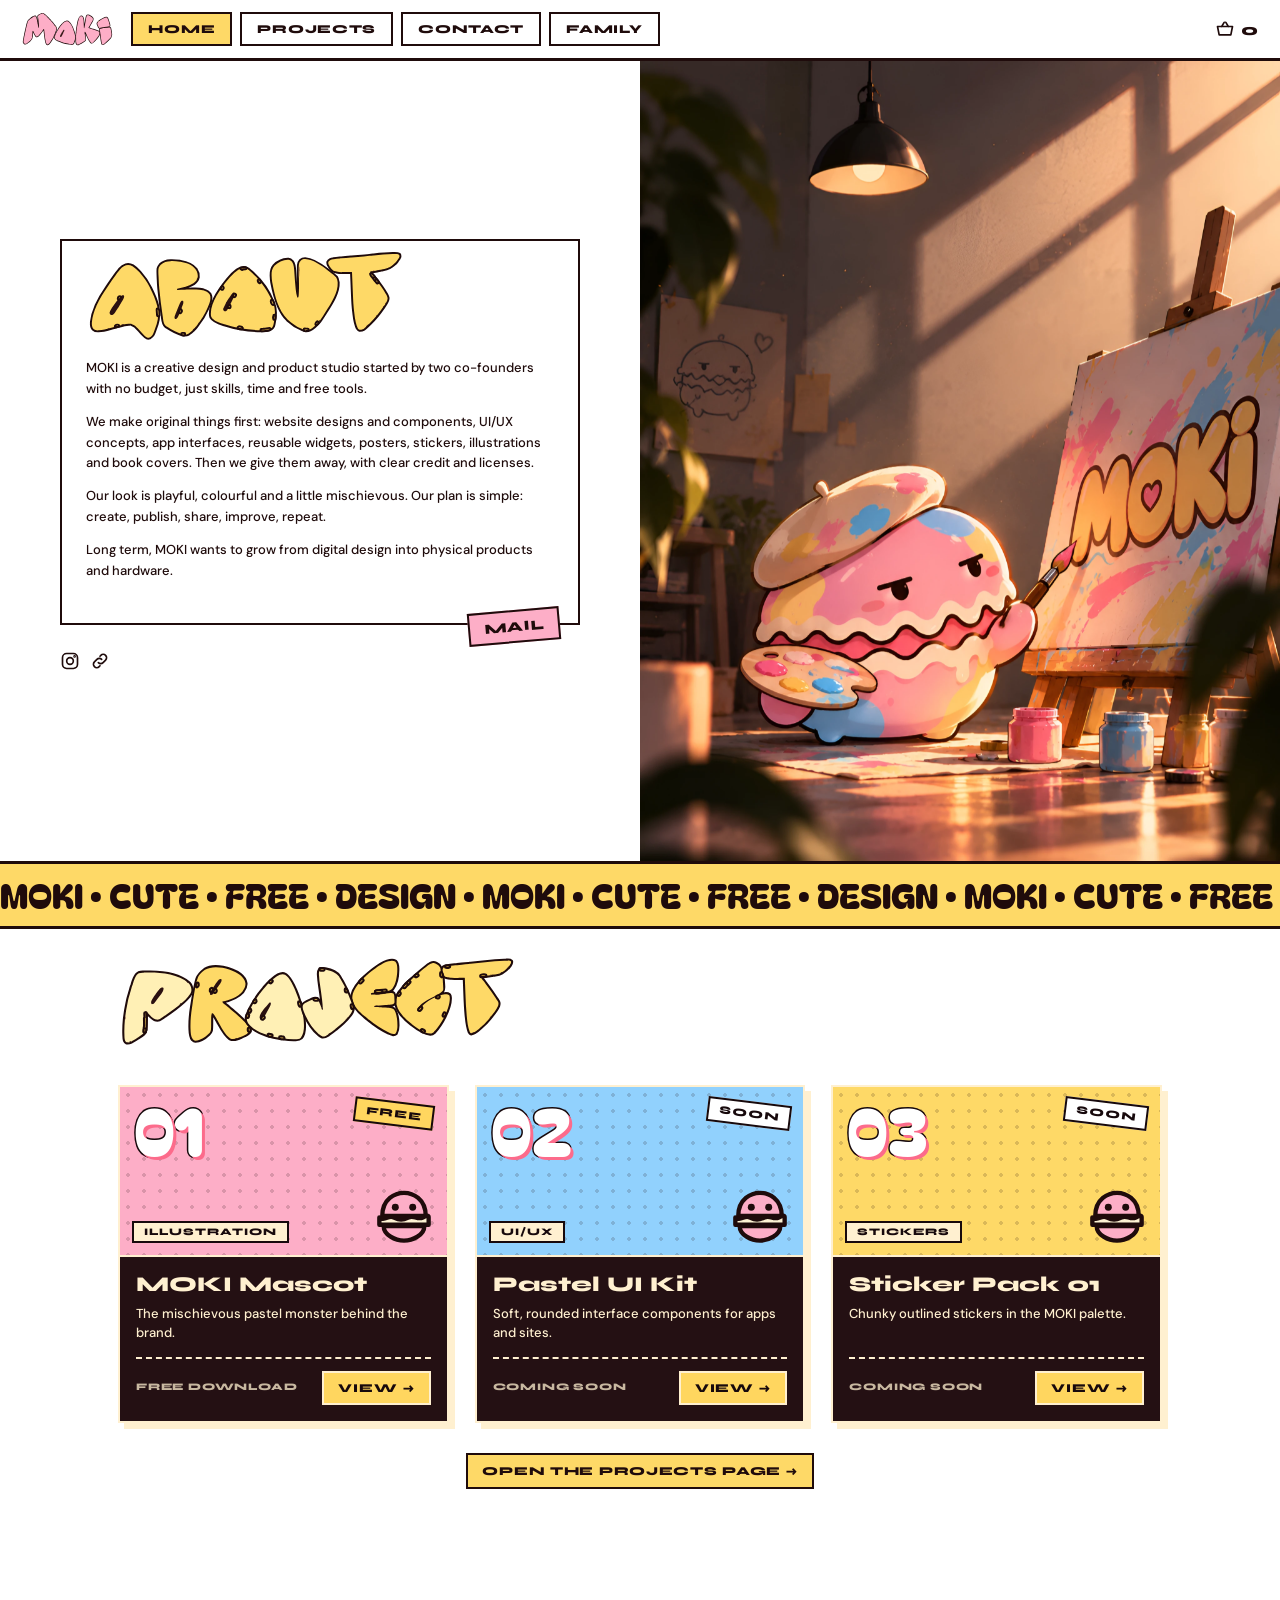
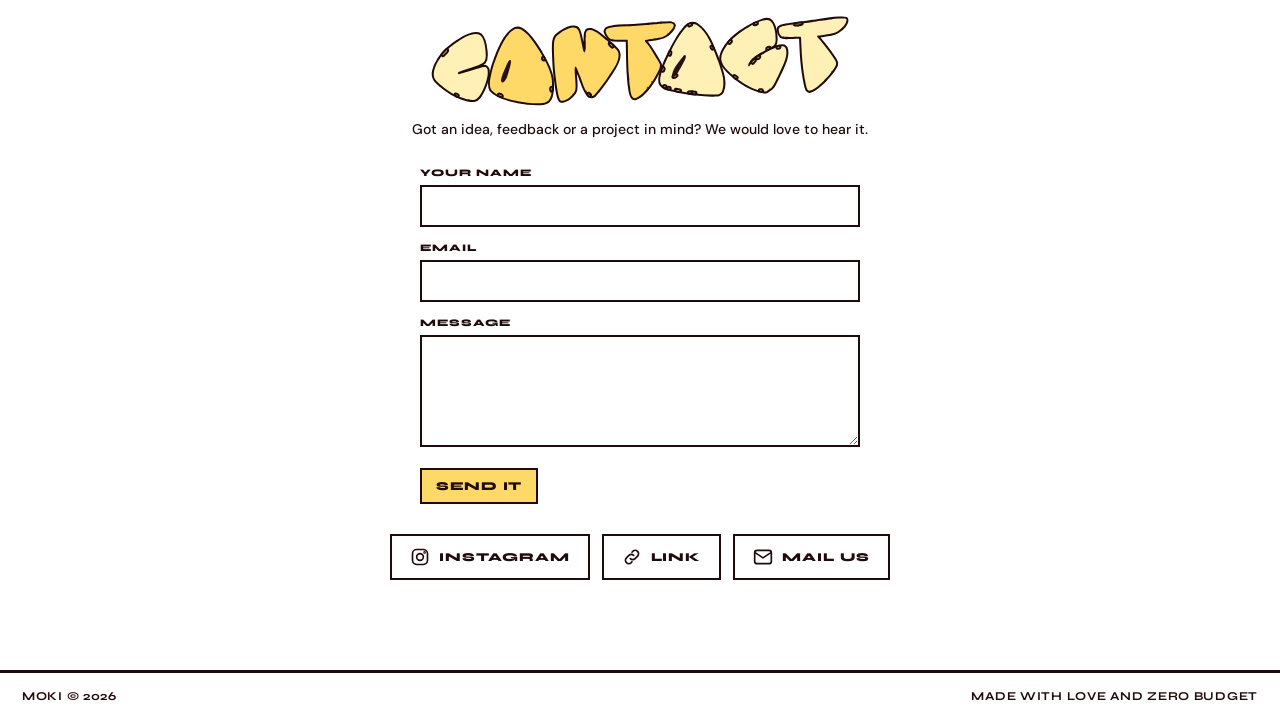
<file: index.html>
<!DOCTYPE html>
<html lang="en">
<head>
<meta charset="utf-8">
<meta name="viewport" content="width=device-width, initial-scale=1, viewport-fit=cover">
<title>MOKI — Design, but cute</title>
<meta name="description" content="MOKI is a playful design and product studio making original website designs, UI kits, widgets, posters, stickers and illustrations — free to download with clear licenses.">
<meta name="theme-color" content="#FED967">
<meta property="og:type" content="website">
<meta property="og:title" content="MOKI — Design, but cute">
<meta property="og:description" content="Original design assets from a zero-budget studio. Free to download, clear licenses.">
<meta property="og:image" content="moki-studio.webp">
<link rel="icon" href="moki-favicon.svg" type="image/svg+xml">
<link rel="mask-icon" href="moki-favicon.svg" color="#FED967">
<link rel="preconnect" href="https://fonts.googleapis.com">
<link href="https://fonts.googleapis.com/css2?family=Bagel+Fat+One&family=Syne:wght@600;800&family=DM+Sans:wght@400;500;700&display=swap" rel="stylesheet">
<link rel="stylesheet" href="style.css">
</head>
<body>
<h1 class="sr">MOKI — Design, but cute</h1>
<header>
  <a class="logo" href="#home" aria-label="MOKI — back to top"><img src="moki-mark.svg" alt="MOKI" width="1044" height="388"></a>
  <nav id="nav" aria-label="Main">
    <a class="on" href="#home" data-sec aria-current="page">Home</a>
    <a href="projects.html" data-sec>Projects</a>
    <a href="#contact" data-sec>Contact</a>
    <a href="family.html">Family</a>
  </nav>
  <div class="tools">
    <button class="cart" id="cartBtn" aria-label="Free downloads"><svg class="i" viewBox="0 0 24 24"><path d="M3 9h18l-2 10H5L3 9zM8 9l3-5M16 9l-3-5"/></svg><span id="cnt">0</span></button>
  </div>
  <div id="bar"></div>
</header>

<main>
<section class="view on" id="home">
  <div class="left">
    <div class="about rv">
      <img class="ttl t-about" src="title-about.svg" alt="About MOKI" width="1481" height="396">
      <p>MOKI is a creative design and product studio started by two co-founders with no budget, just skills, time and free tools.</p>
      <p>We make original things first: website designs and components, UI/UX concepts, app interfaces, reusable widgets, posters, stickers, illustrations and book covers. Then we give them away, with clear credit and licenses.</p>
      <p>Our look is playful, colourful and a little mischievous. Our plan is simple: create, publish, share, improve, repeat.</p>
      <p>Long term, MOKI wants to grow from digital design into physical products and hardware.</p>
      <a class="mail" href="mailto:hello@example.com">MAIL</a>
    </div>
    <div class="soc"><a href="#" aria-label="Instagram"><svg class="i" viewBox="0 0 24 24"><rect x="3" y="3" width="18" height="18" rx="5"/><circle cx="12" cy="12" r="4"/><circle cx="17.5" cy="6.5" r=".6"/></svg></a><a href="#" aria-label="Link"><svg class="i" viewBox="0 0 24 24"><path d="M10 14a4 4 0 0 0 5.7 0l3-3a4 4 0 0 0-5.7-5.7l-1 1M14 10a4 4 0 0 0-5.7 0l-3 3a4 4 0 0 0 5.7 5.7l1-1"/></svg></a></div>
  </div>
  <div class="right">
    <img src="moki-studio.webp" alt="MOKI painting at the easel in golden-hour light" width="2048" height="3072" fetchpriority="high">
  </div>
</section>

<div class="marq"><div class="mt" id="mt" aria-hidden="true"></div></div>

<section class="view" id="projects"><div class="pg">
  <div class="rv"><img class="ttl t-projects" src="title-projects.svg" alt="Projects" width="1726" height="369"></div>
  <div class="cards" id="cards"></div>
  <div class="more rv"><a class="btn" href="projects.html">Open the projects page &rarr;</a></div>
</div></section>

<section class="view" id="contact"><div class="pg">
  <div class="rv"><img class="ttl t-contact ctr" src="title-contact.svg" alt="Contact MOKI" width="1883" height="379"></div>
  <p class="rv">Got an idea, feedback or a project in mind? We would love to hear it.</p>
  <form class="cform rv" id="cform">
    <label for="cn">Your name</label>
    <input id="cn" name="name" autocomplete="name" required>
    <label for="ce">Email</label>
    <input id="ce" name="email" type="email" autocomplete="email" required>
    <label for="cm">Message</label>
    <textarea id="cm" name="message" required></textarea>
    <button class="btn" type="submit">Send it</button>
  </form>
  <div class="csoc rv">
    <a href="#" aria-label="MOKI on Instagram"><svg class="i" viewBox="0 0 24 24"><rect x="3" y="3" width="18" height="18" rx="5"/><circle cx="12" cy="12" r="4"/><circle cx="17.5" cy="6.5" r=".6"/></svg>Instagram</a>
    <a href="#" aria-label="MOKI link"><svg class="i" viewBox="0 0 24 24"><path d="M10 14a4 4 0 0 0 5.7 0l3-3a4 4 0 0 0-5.7-5.7l-1 1M14 10a4 4 0 0 0-5.7 0l-3 3a4 4 0 0 0 5.7 5.7l1-1"/></svg>Link</a>
    <a href="mailto:hello@example.com" aria-label="Email MOKI"><svg class="i" viewBox="0 0 24 24"><rect x="2" y="4" width="20" height="16" rx="3"/><path d="M3 7l9 6 9-6"/></svg>Mail us</a>
  </div>
</div></section>
</main>

<footer><span>MOKI © 2026</span><span>Made with love and zero budget</span></footer>

<script src="projects.js"></script>
<script>
var $=function(i){return document.getElementById(i)};
renderCards("cards",P.slice(0,3));dlPaint();   /* home shows a teaser — projects.html has all of them */

$("cform").onsubmit=function(e){
 e.preventDefault();
 var f=this,d=new FormData(f),body="Name: "+d.get("name")+"\nEmail: "+d.get("email")+"\n\n"+d.get("message");
 location.href="mailto:hello@example.com?subject="+encodeURIComponent("MOKI — hello from "+d.get("name"))+"&body="+encodeURIComponent(body);
};

var MQ="MOKI • CUTE • FREE • DESIGN • ";$("mt").textContent=MQ.repeat(10);
document.documentElement.classList.add("js");
var rvs=[].slice.call(document.querySelectorAll(".rv,.pc"));
rvs.forEach(function(el,i){el.classList.add("rv");el.style.setProperty("--d",(i%4)*.09+"s")});
var io=new IntersectionObserver(function(es){es.forEach(function(e){if(e.isIntersecting){var el=e.target;el.classList.add("in");io.unobserve(el);setTimeout(function(){el.classList.remove("rv","in");el.style.removeProperty("--d")},1100)}})},{threshold:.12});
rvs.forEach(function(el){io.observe(el)});

var bar=$("bar"),mt=$("mt"),rt=document.querySelector(".right img"),hs=$("home"),tk=0;
var secs=["home","projects","contact"].map($);
function onS(){tk=0;var y=scrollY,h=document.documentElement.scrollHeight-innerHeight,p=Math.min(Math.max(y/hs.offsetHeight,0),1);
 bar.style.setProperty("--p",(h>0?y/h*100:0)+"%");
 rt.style.setProperty("--py",p*60+"px");rt.style.setProperty("--ps",1+p*.08);
 var w=mt.scrollWidth/2;if(w)mt.style.transform="translateX("+(-(y*.6)%w)+"px)";
 var cur=0;secs.forEach(function(s,i){if(s.getBoundingClientRect().top<innerHeight*.4)cur=i});
 if(h-y<innerHeight*.1)cur=secs.length-1;
 [].forEach.call(document.querySelectorAll("#nav a[data-sec]"),function(a,i){var on=i==cur;a.classList.toggle("on",on);on?a.setAttribute("aria-current","page"):a.removeAttribute("aria-current")})}
function req(){if(!tk){tk=1;requestAnimationFrame(onS)}}
addEventListener("scroll",req,{passive:true});addEventListener("resize",req);onS();
</script>
</body>
</html>
</file>
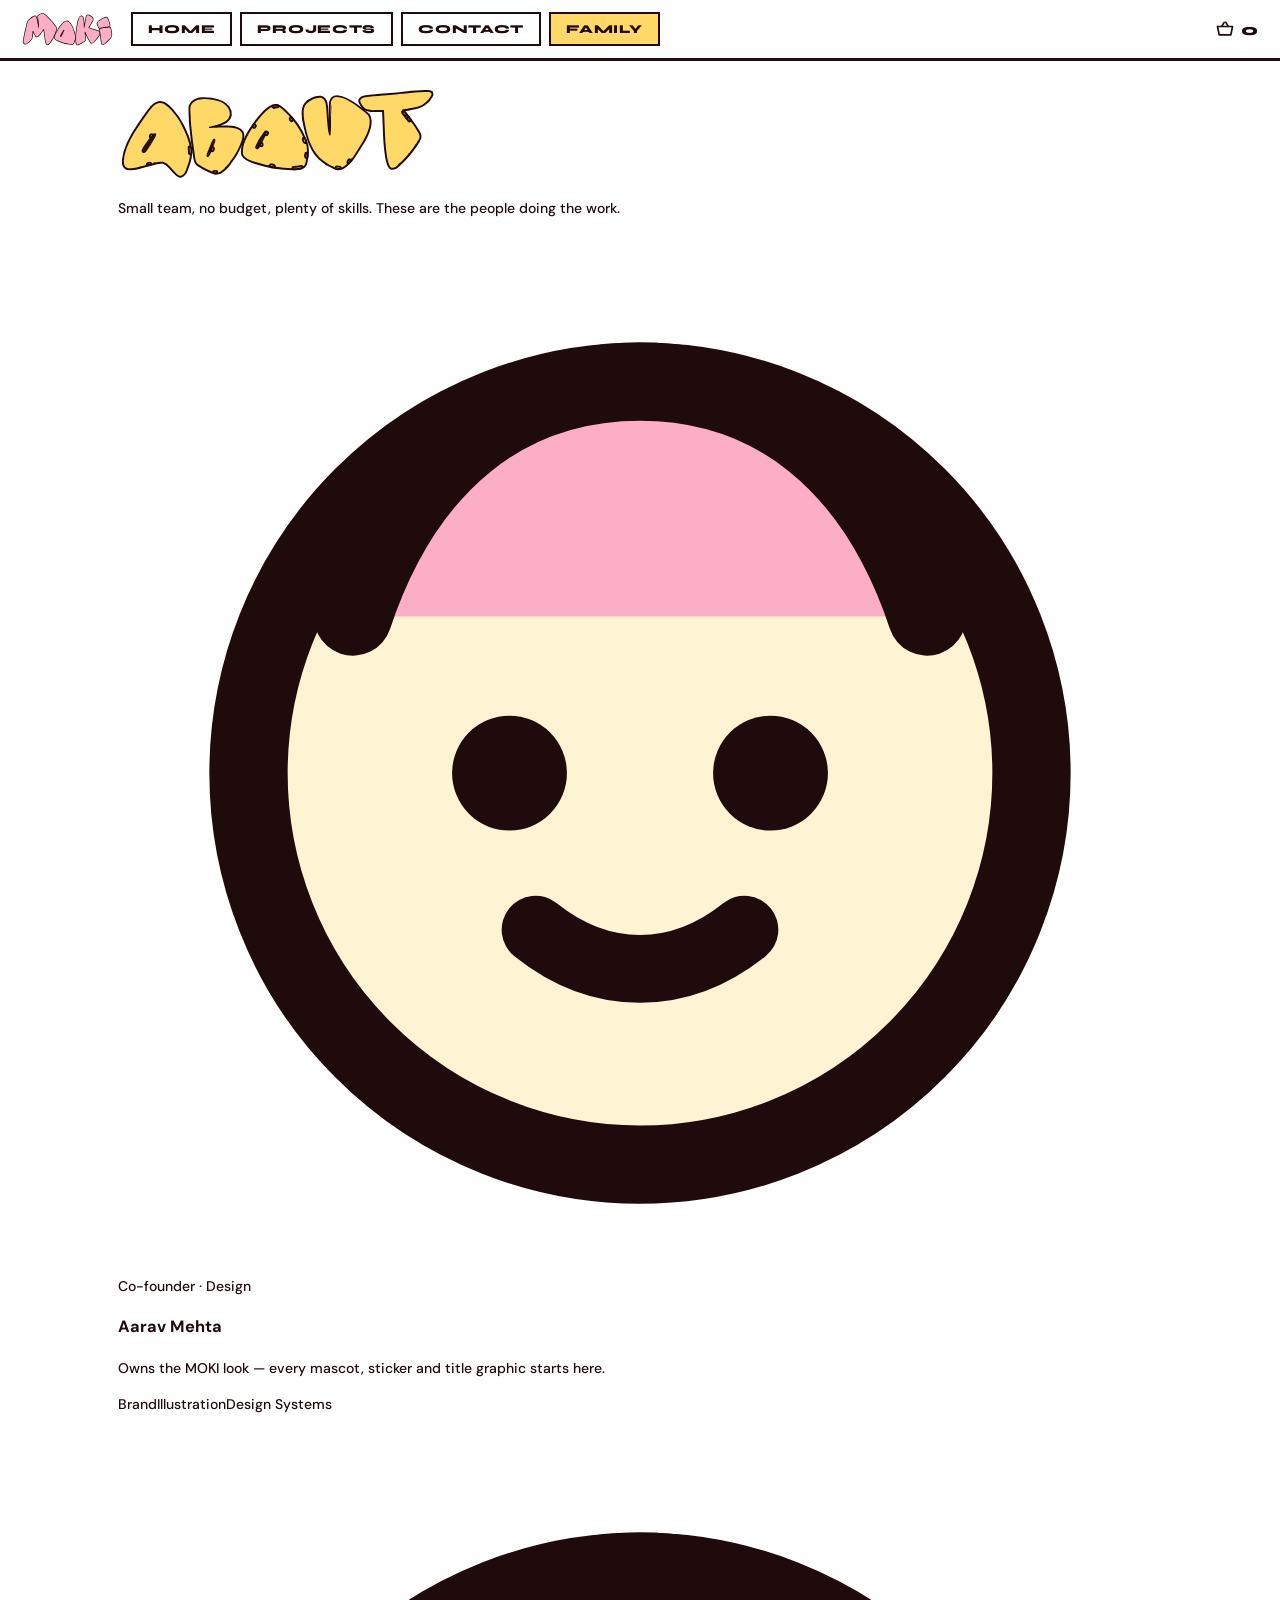
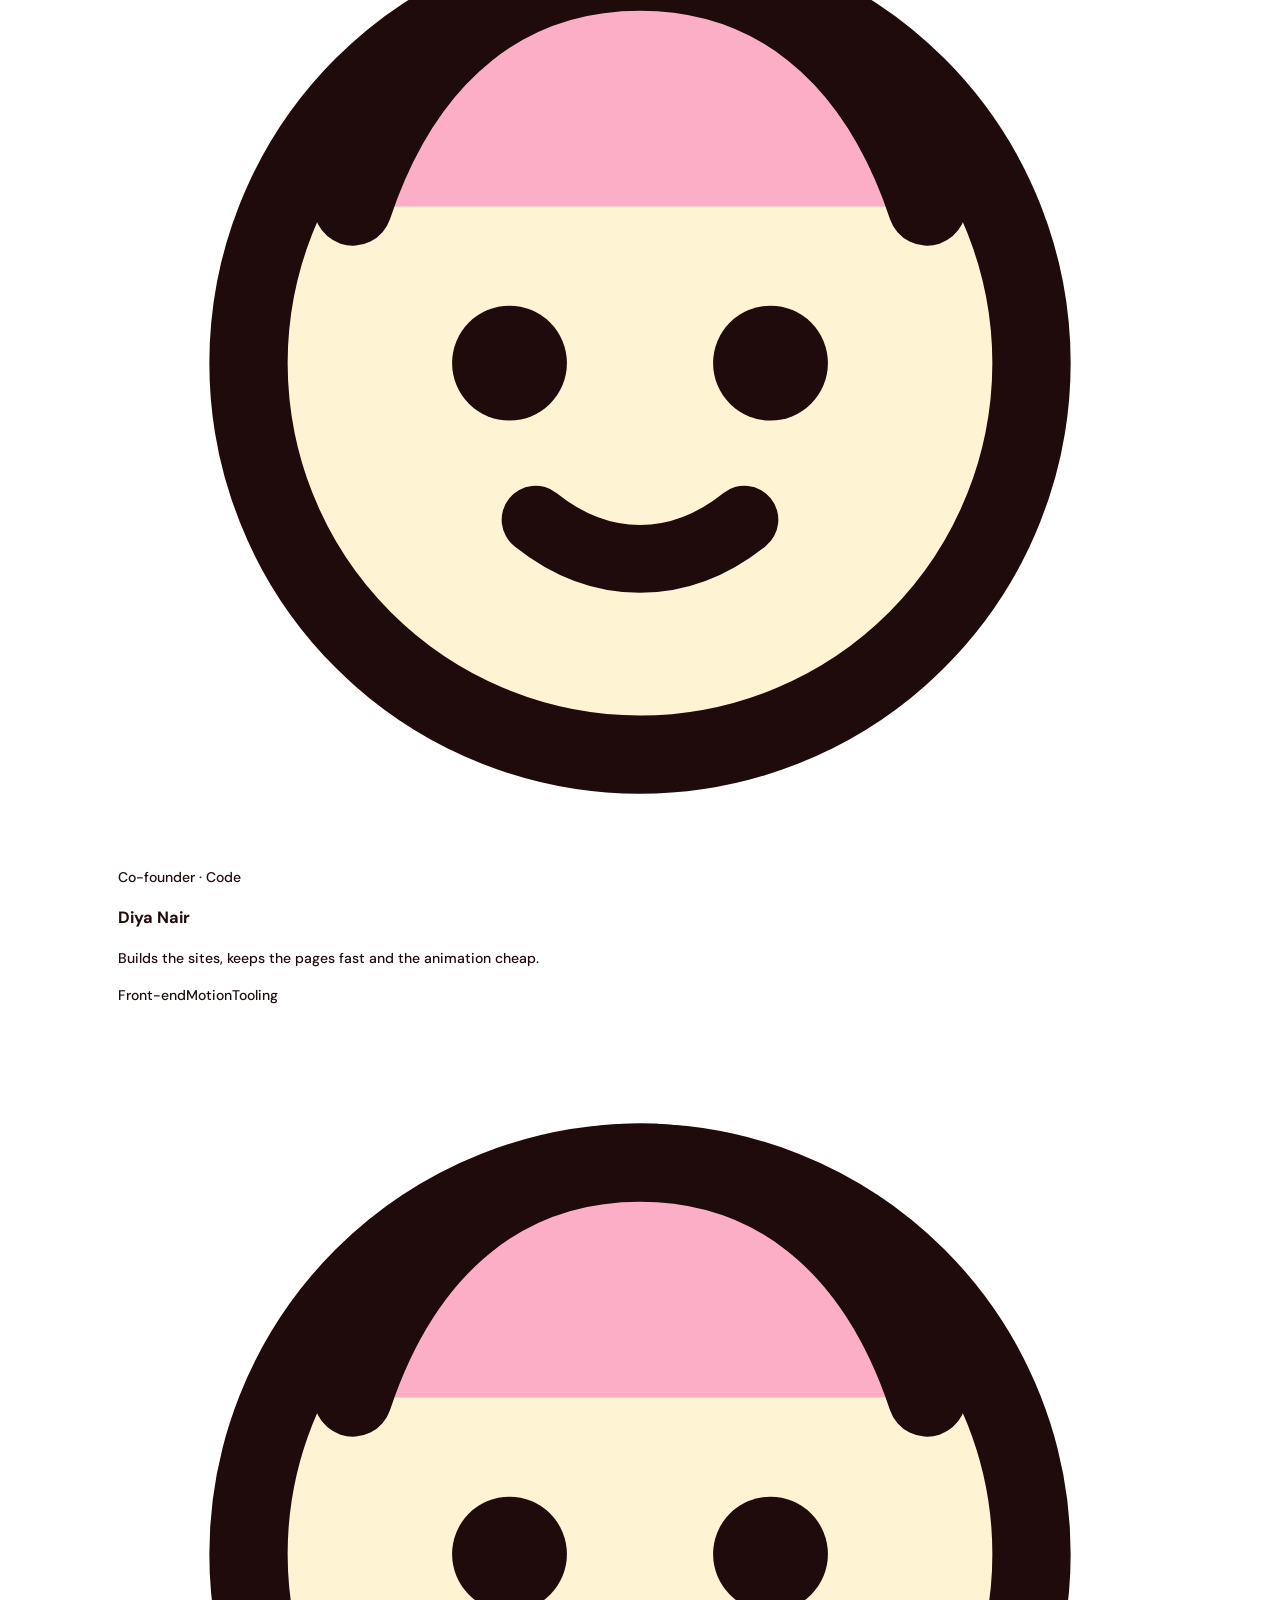
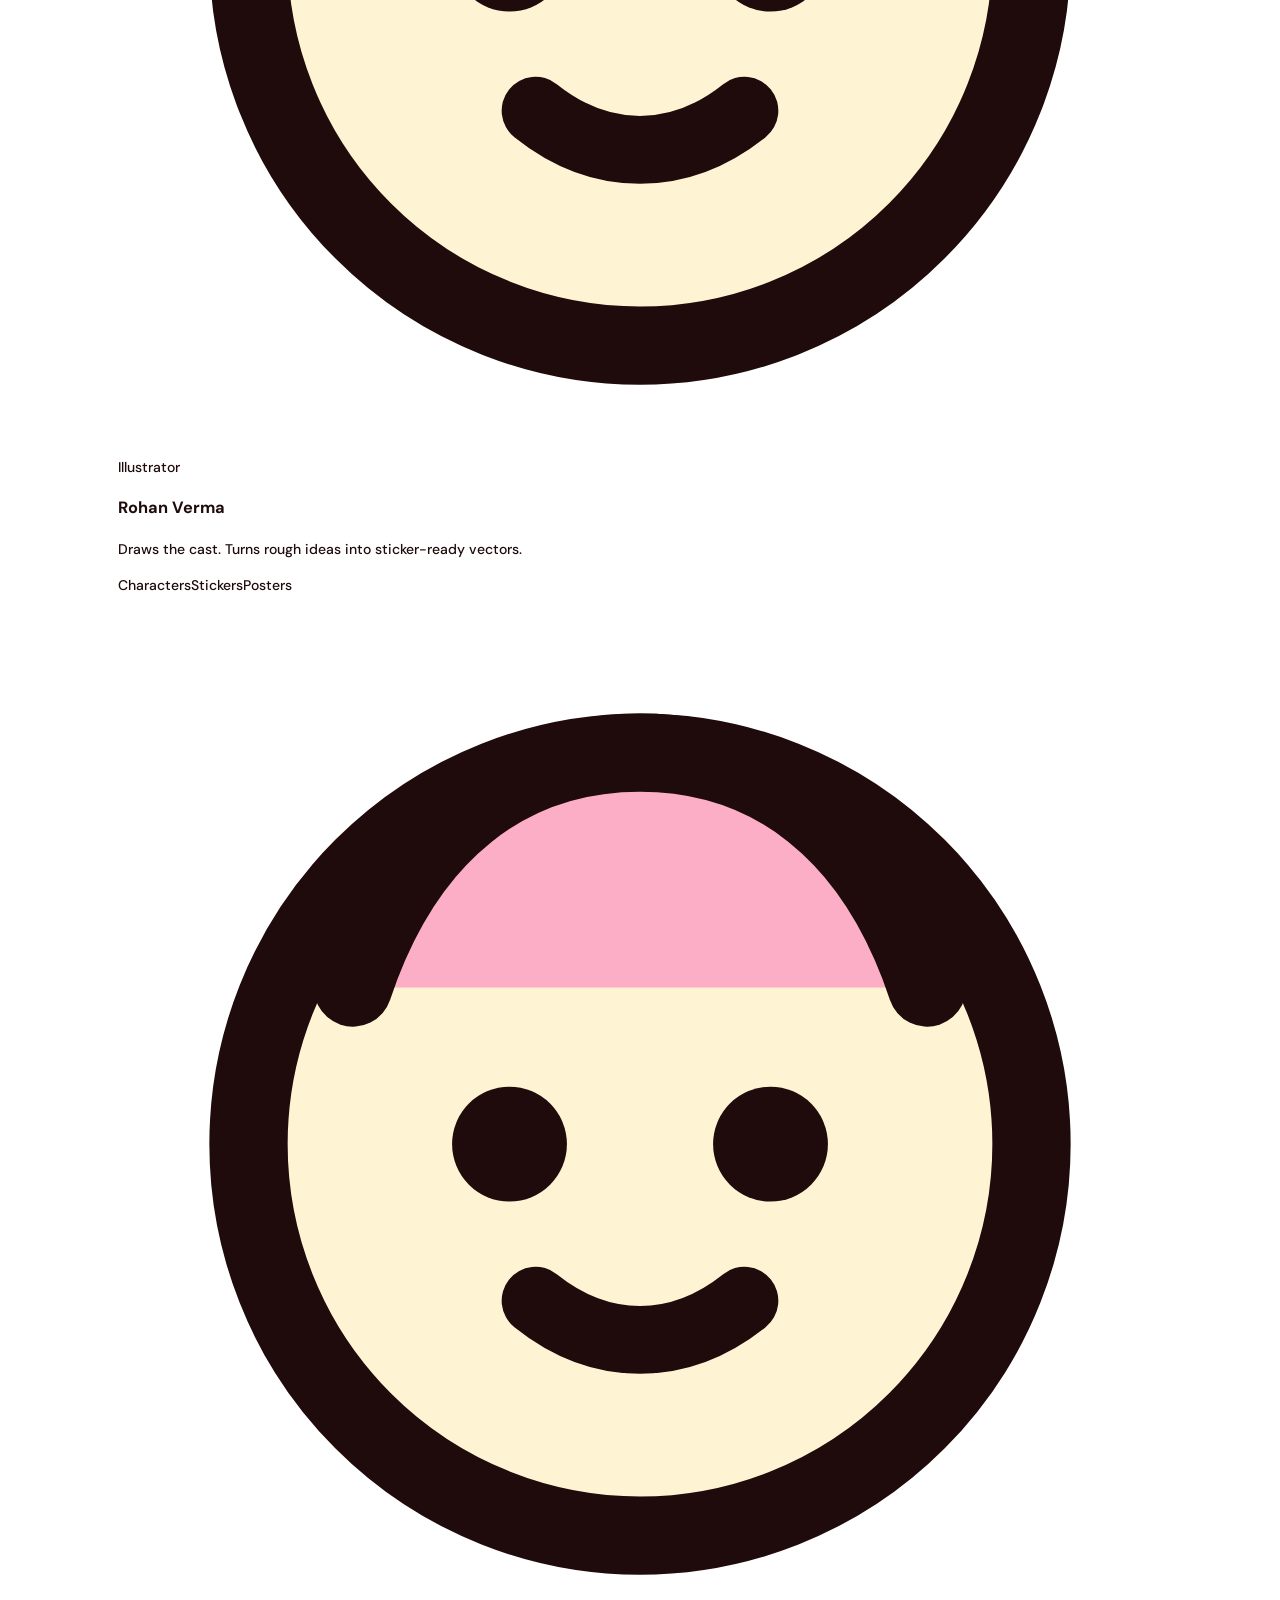
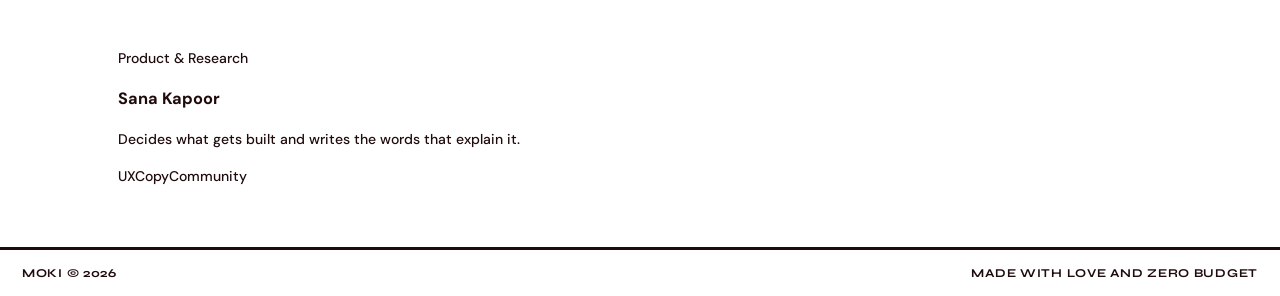
<file: family.html>
<!DOCTYPE html>
<html lang="en">
<head>
<meta charset="utf-8">
<meta name="viewport" content="width=device-width, initial-scale=1, viewport-fit=cover">
<title>Family — MOKI</title>
<meta name="description" content="The people behind MOKI — the small team making the designs, the code and the stickers.">
<meta name="theme-color" content="#FED967">
<link rel="icon" href="moki-favicon.svg" type="image/svg+xml">
<link rel="preconnect" href="https://fonts.googleapis.com">
<link href="https://fonts.googleapis.com/css2?family=Bagel+Fat+One&family=Syne:wght@600;800&family=DM+Sans:wght@400;500;700&display=swap" rel="stylesheet">
<link rel="stylesheet" href="style.css">
</head>
<body>
<h1 class="sr">Family — MOKI</h1>
<header>
  <a class="logo" href="index.html" aria-label="MOKI — home"><img src="moki-mark.svg" alt="MOKI" width="1044" height="388"></a>
  <nav id="nav" aria-label="Main">
    <a href="index.html">Home</a>
    <a href="projects.html">Projects</a>
    <a href="index.html#contact">Contact</a>
    <a class="on" href="family.html" aria-current="page">Family</a>
  </nav>
  <div class="tools">
    <button class="cart" id="cartBtn" aria-label="Free downloads"><svg class="i" viewBox="0 0 24 24"><path d="M3 9h18l-2 10H5L3 9zM8 9l3-5M16 9l-3-5"/></svg><span id="cnt">0</span></button>
  </div>
</header>

<main>
<section class="view"><div class="pg">
  <div class="rv"><img class="ttl t-about" src="title-about.svg" alt="The MOKI family" width="1481" height="396"></div>
  <p class="rv" style="max-width:560px;margin:0 0 6px">Small team, no budget, plenty of skills. These are the people doing the work.</p>
  <div class="fcards" id="cards"></div>
</div></section>
</main>

<footer><span>MOKI © 2026</span><span>Made with love and zero budget</span></footer>

<script src="projects.js"></script>
<script src="family.js"></script>
<script>
var $=function(i){return document.getElementById(i)};
renderFamily("cards");dlPaint();
document.documentElement.classList.add("js");
var rvs=[].slice.call(document.querySelectorAll(".rv,.fm"));
rvs.forEach(function(el,i){el.classList.add("rv");el.style.setProperty("--d",(i%4)*.09+"s")});
var io=new IntersectionObserver(function(es){es.forEach(function(e){if(e.isIntersecting){var el=e.target;el.classList.add("in");io.unobserve(el);setTimeout(function(){el.classList.remove("rv","in");el.style.removeProperty("--d")},1100)}})},{threshold:.12});
rvs.forEach(function(el){io.observe(el)});
</script>
</body>
</html>
</file>
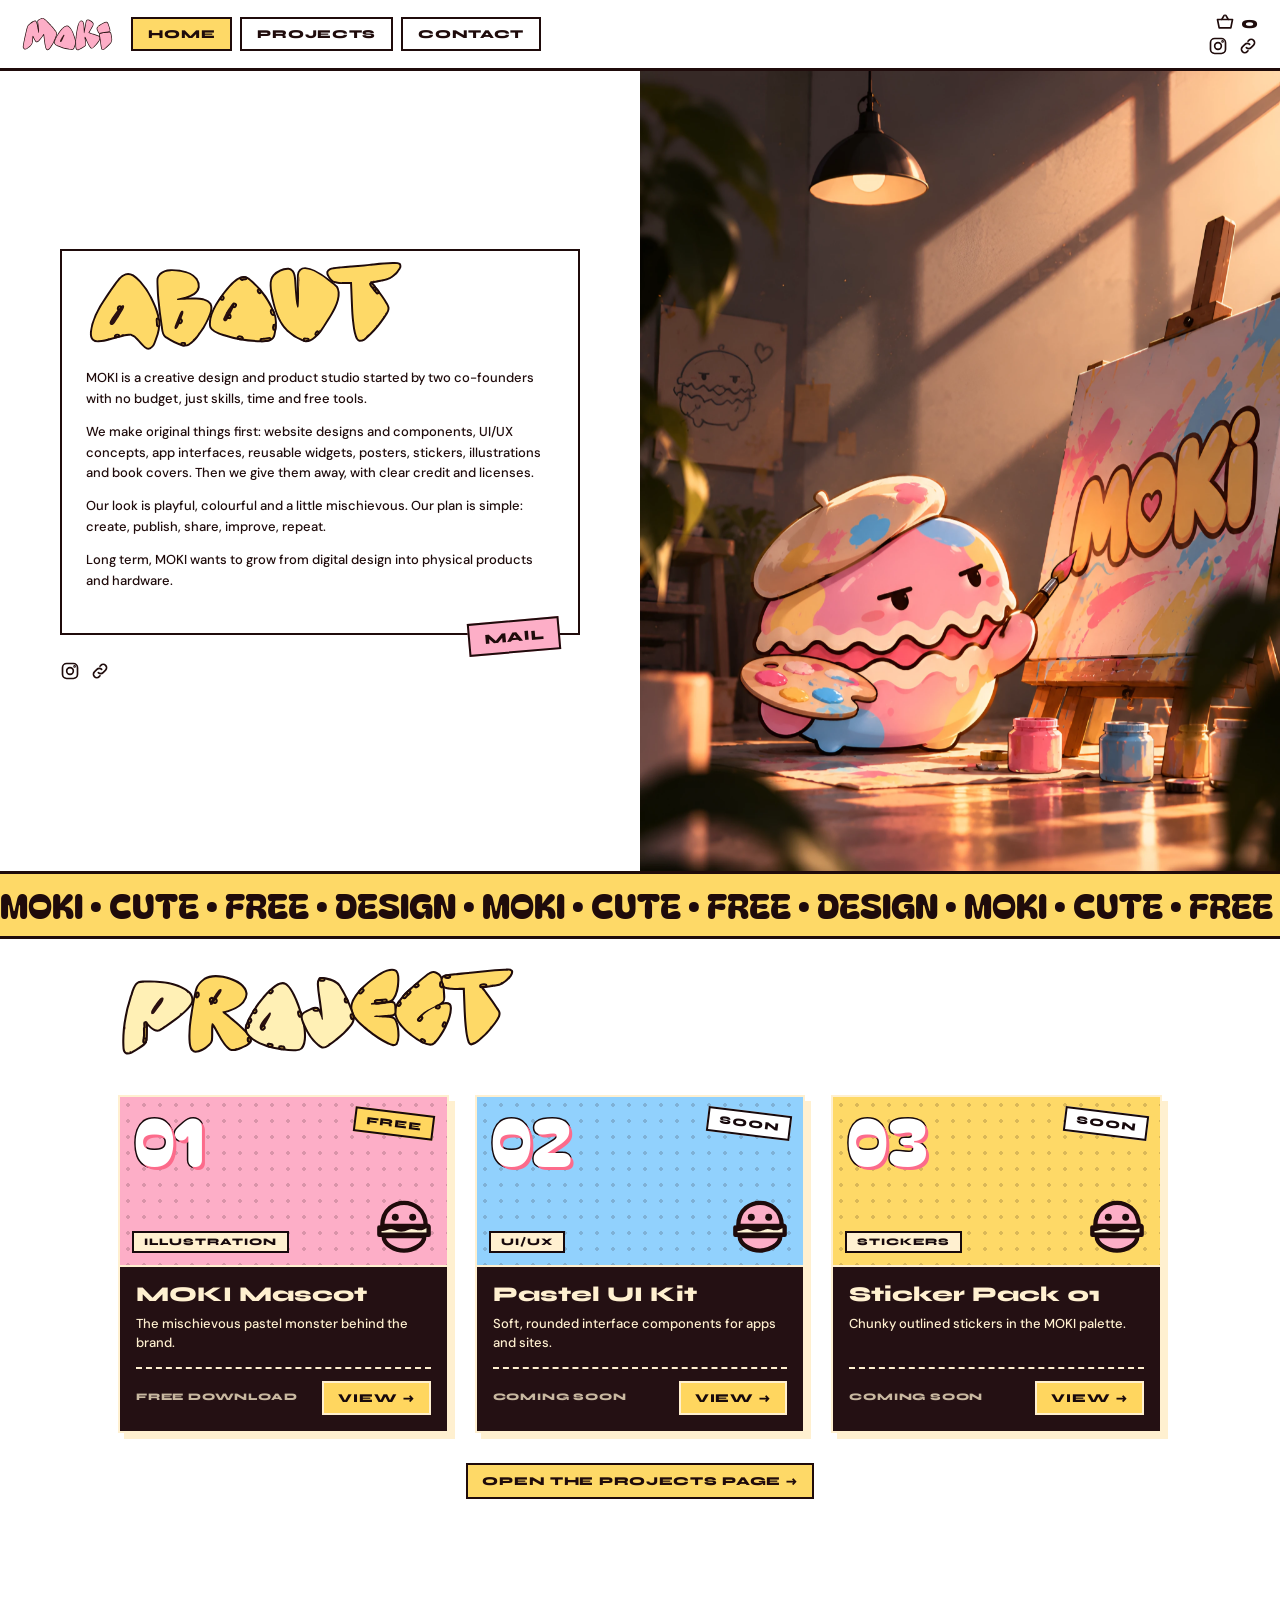
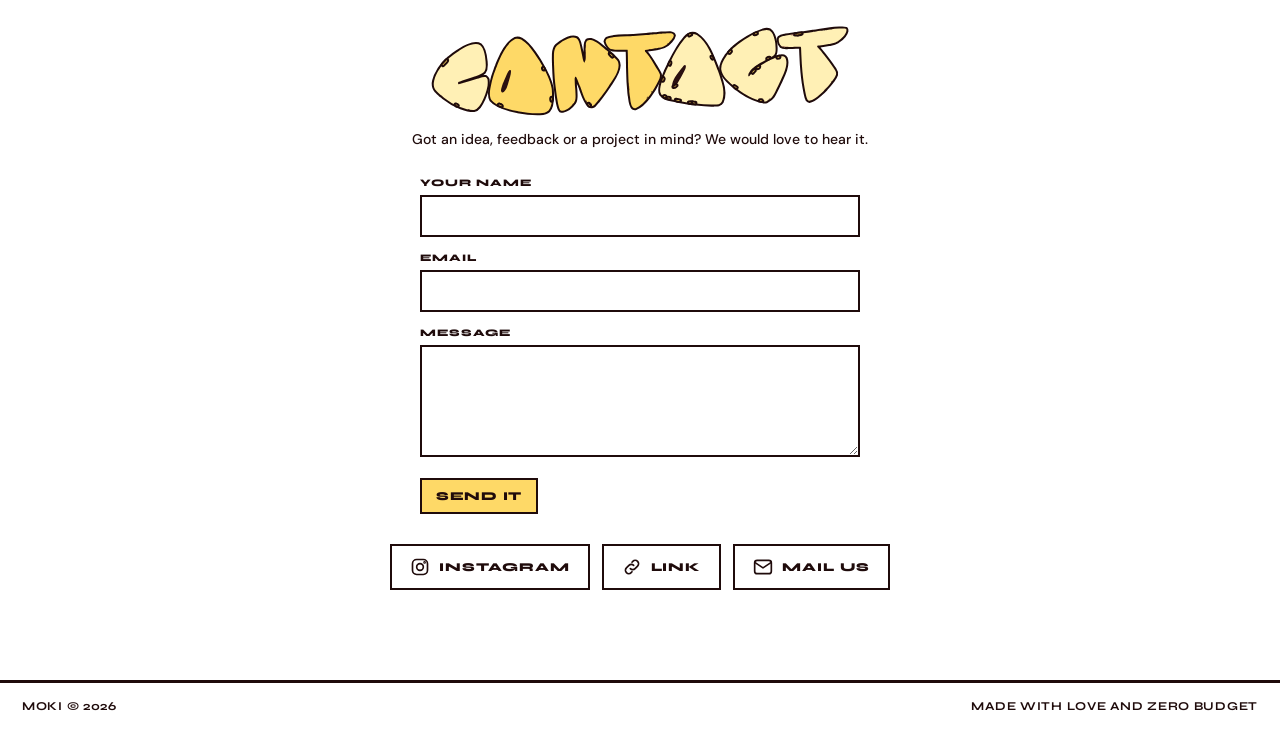
<file: MOKI Website.html>
<!DOCTYPE html>
<html lang="en">
<head>
<meta charset="utf-8">
<meta name="viewport" content="width=device-width, initial-scale=1, viewport-fit=cover">
<title>MOKI — Design, but cute</title>
<meta name="description" content="MOKI is a playful design and product studio making original website designs, UI kits, widgets, posters, stickers and illustrations — free to download with clear licenses.">
<meta name="theme-color" content="#FED967">
<meta property="og:type" content="website">
<meta property="og:title" content="MOKI — Design, but cute">
<meta property="og:description" content="Original design assets from a zero-budget studio. Free to download, clear licenses.">
<meta property="og:image" content="moki-studio.webp">
<link rel="icon" href="moki-favicon.svg" type="image/svg+xml">
<link rel="mask-icon" href="moki-favicon.svg" color="#FED967">
<link rel="preconnect" href="https://fonts.googleapis.com">
<link href="https://fonts.googleapis.com/css2?family=Bagel+Fat+One&family=Syne:wght@600;800&family=DM+Sans:wght@400;500;700&display=swap" rel="stylesheet">
<link rel="stylesheet" href="style.css">
</head>
<body>
<h1 class="sr">MOKI — Design, but cute</h1>
<header>
  <a class="logo" href="#home" aria-label="MOKI — back to top"><img src="moki-mark.svg" alt="MOKI" width="1044" height="388"></a>
  <nav id="nav" aria-label="Main">
    <a class="on" href="#home" data-sec aria-current="page">Home</a>
    <a href="projects.html" data-sec>Projects</a>
    <a href="#contact" data-sec>Contact</a>
  </nav>
  <div class="tools">
    <button class="cart" id="cartBtn" aria-label="Free downloads"><svg class="i" viewBox="0 0 24 24"><path d="M3 9h18l-2 10H5L3 9zM8 9l3-5M16 9l-3-5"/></svg><span id="cnt">0</span></button>
    <div class="soc"><a href="#" aria-label="Instagram"><svg class="i" viewBox="0 0 24 24"><rect x="3" y="3" width="18" height="18" rx="5"/><circle cx="12" cy="12" r="4"/><circle cx="17.5" cy="6.5" r=".6"/></svg></a><a href="#" aria-label="Link"><svg class="i" viewBox="0 0 24 24"><path d="M10 14a4 4 0 0 0 5.7 0l3-3a4 4 0 0 0-5.7-5.7l-1 1M14 10a4 4 0 0 0-5.7 0l-3 3a4 4 0 0 0 5.7 5.7l1-1"/></svg></a></div>
  </div>
  <div id="bar"></div>
</header>

<main>
<section class="view on" id="home">
  <div class="left">
    <div class="about rv">
      <img class="ttl t-about" src="title-about.svg" alt="About MOKI" width="1481" height="396">
      <p>MOKI is a creative design and product studio started by two co-founders with no budget, just skills, time and free tools.</p>
      <p>We make original things first: website designs and components, UI/UX concepts, app interfaces, reusable widgets, posters, stickers, illustrations and book covers. Then we give them away, with clear credit and licenses.</p>
      <p>Our look is playful, colourful and a little mischievous. Our plan is simple: create, publish, share, improve, repeat.</p>
      <p>Long term, MOKI wants to grow from digital design into physical products and hardware.</p>
      <a class="mail" href="mailto:mokiofficiial@gmail.com">MAIL</a>
    </div>
    <div class="soc"><a href="https://www.instagram.com/moki._.officials" aria-label="Instagram"><svg class="i" viewBox="0 0 24 24"><rect x="3" y="3" width="18" height="18" rx="5"/><circle cx="12" cy="12" r="4"/><circle cx="17.5" cy="6.5" r=".6"/></svg></a><a href="#" aria-label="Link"><svg class="i" viewBox="0 0 24 24"><path d="M10 14a4 4 0 0 0 5.7 0l3-3a4 4 0 0 0-5.7-5.7l-1 1M14 10a4 4 0 0 0-5.7 0l-3 3a4 4 0 0 0 5.7 5.7l1-1"/></svg></a></div>
  </div>
  <div class="right">
    <img src="moki-studio.webp" alt="MOKI painting at the easel in golden-hour light" width="2048" height="3072" fetchpriority="high">
  </div>
</section>

<div class="marq"><div class="mt" id="mt" aria-hidden="true"></div></div>

<section class="view" id="projects"><div class="pg">
  <div class="rv"><img class="ttl t-projects" src="title-projects.svg" alt="Projects" width="1726" height="369"></div>
  <div class="cards" id="cards"></div>
  <div class="more rv"><a class="btn" href="projects.html">Open the projects page &rarr;</a></div>
</div></section>

<section class="view" id="contact"><div class="pg">
  <div class="rv"><img class="ttl t-contact ctr" src="title-contact.svg" alt="Contact MOKI" width="1883" height="379"></div>
  <p class="rv">Got an idea, feedback or a project in mind? We would love to hear it.</p>
  <form class="cform rv" id="cform">
    <label for="cn">Your name</label>
    <input id="cn" name="name" autocomplete="name" required>
    <label for="ce">Email</label>
    <input id="ce" name="email" type="email" autocomplete="email" required>
    <label for="cm">Message</label>
    <textarea id="cm" name="message" required></textarea>
    <button class="btn" type="submit">Send it</button>
  </form>
  <div class="csoc rv">
    <a href="https://www.instagram.com/moki._.officials" aria-label="MOKI on Instagram"><svg class="i" viewBox="0 0 24 24"><rect x="3" y="3" width="18" height="18" rx="5"/><circle cx="12" cy="12" r="4"/><circle cx="17.5" cy="6.5" r=".6"/></svg>Instagram</a>
    <a href="https://linkdin.com/in/moki-officiial-570076444" aria-label="MOKI link"><svg class="i" viewBox="0 0 24 24"><path d="M10 14a4 4 0 0 0 5.7 0l3-3a4 4 0 0 0-5.7-5.7l-1 1M14 10a4 4 0 0 0-5.7 0l-3 3a4 4 0 0 0 5.7 5.7l1-1"/></svg>Link</a>
    <a href="mailto:mokiofficiial@gmail.com" aria-label="Email MOKI"><svg class="i" viewBox="0 0 24 24"><rect x="2" y="4" width="20" height="16" rx="3"/><path d="M3 7l9 6 9-6"/></svg>Mail us</a>
  </div>
</div></section>
</main>

<footer><span>MOKI © 2026</span><span>Made with love and zero budget</span></footer>

<script src="projects.js"></script>
<script>
var $=function(i){return document.getElementById(i)};
renderCards("cards",P.slice(0,3));dlPaint();   /* home shows a teaser — projects.html has all of them */

$("cform").onsubmit=function(e){
 e.preventDefault();
 var f=this,d=new FormData(f),body="Name: "+d.get("name")+"\nEmail: "+d.get("email")+"\n\n"+d.get("message");
 location.href="mailto:hello@example.com?subject="+encodeURIComponent("MOKI — hello from "+d.get("name"))+"&body="+encodeURIComponent(body);
};

var MQ="MOKI • CUTE • FREE • DESIGN • ";$("mt").textContent=MQ.repeat(10);
document.documentElement.classList.add("js");
var rvs=[].slice.call(document.querySelectorAll(".rv,.pc"));
rvs.forEach(function(el,i){el.classList.add("rv");el.style.setProperty("--d",(i%4)*.09+"s")});
var io=new IntersectionObserver(function(es){es.forEach(function(e){if(e.isIntersecting){var el=e.target;el.classList.add("in");io.unobserve(el);setTimeout(function(){el.classList.remove("rv","in");el.style.removeProperty("--d")},1100)}})},{threshold:.12});
rvs.forEach(function(el){io.observe(el)});

var bar=$("bar"),mt=$("mt"),rt=document.querySelector(".right img"),hs=$("home"),tk=0;
var secs=["home","projects","contact"].map($);
function onS(){tk=0;var y=scrollY,h=document.documentElement.scrollHeight-innerHeight,p=Math.min(Math.max(y/hs.offsetHeight,0),1);
 bar.style.setProperty("--p",(h>0?y/h*100:0)+"%");
 rt.style.setProperty("--py",p*60+"px");rt.style.setProperty("--ps",1+p*.08);
 var w=mt.scrollWidth/2;if(w)mt.style.transform="translateX("+(-(y*.6)%w)+"px)";
 var cur=0;secs.forEach(function(s,i){if(s.getBoundingClientRect().top<innerHeight*.4)cur=i});
 if(h-y<innerHeight*.1)cur=secs.length-1;
 [].forEach.call(document.querySelectorAll("#nav a[data-sec]"),function(a,i){var on=i==cur;a.classList.toggle("on",on);on?a.setAttribute("aria-current","page"):a.removeAttribute("aria-current")})}
function req(){if(!tk){tk=1;requestAnimationFrame(onS)}}
addEventListener("scroll",req,{passive:true});addEventListener("resize",req);onS();
</script>
</body>
</html>
</file>
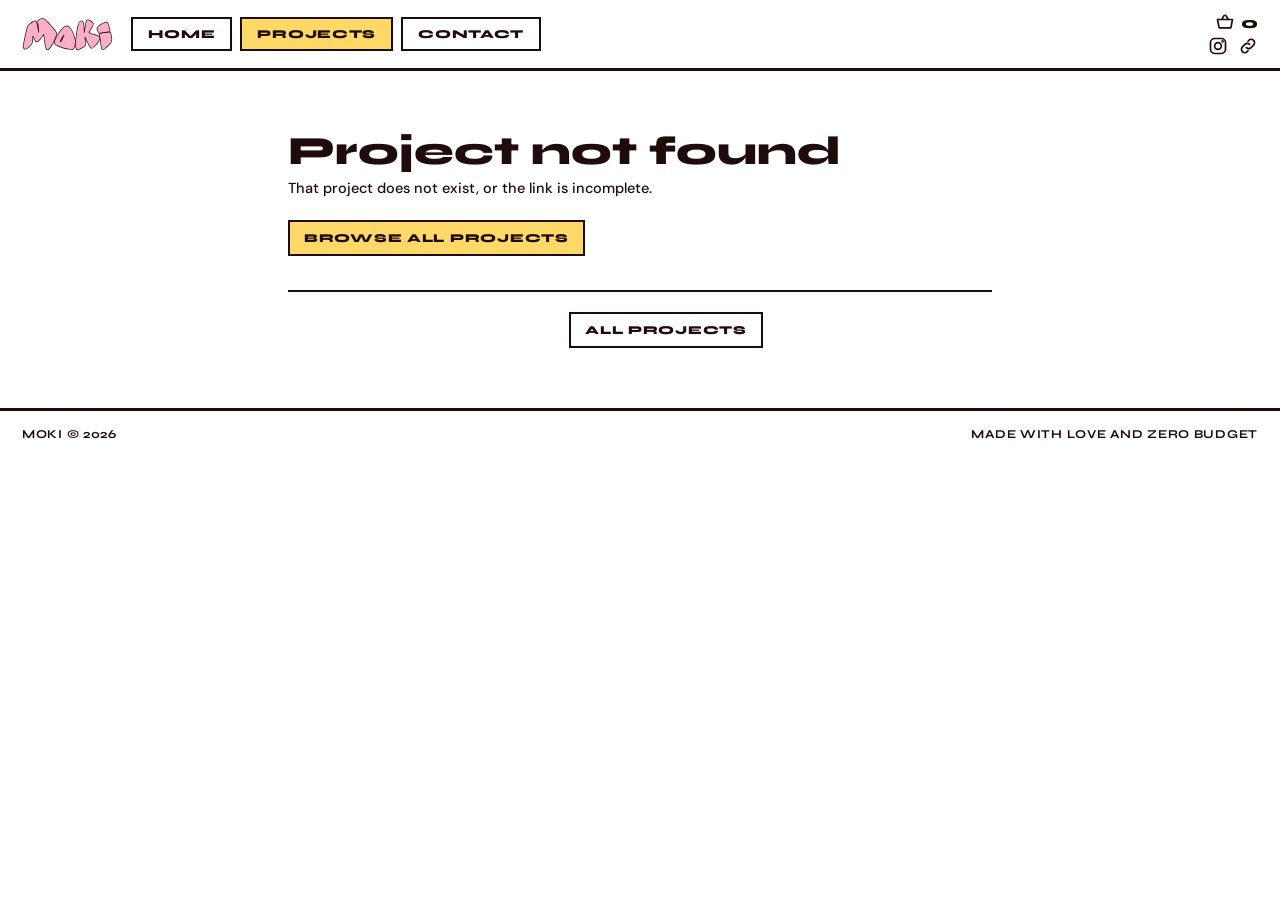
<file: project.html>
<!DOCTYPE html>
<html lang="en">
<head>
<meta charset="utf-8">
<meta name="viewport" content="width=device-width, initial-scale=1, viewport-fit=cover">
<title>Project — MOKI</title>
<meta name="description" content="Project details from MOKI — objective, highlights and license.">
<meta name="theme-color" content="#FED967">
<link rel="icon" href="moki-favicon.svg" type="image/svg+xml">
<link rel="preconnect" href="https://fonts.googleapis.com">
<link href="https://fonts.googleapis.com/css2?family=Bagel+Fat+One&family=Syne:wght@600;800&family=DM+Sans:wght@400;500;700&display=swap" rel="stylesheet">
<link rel="stylesheet" href="style.css">
</head>
<body>
<h1 class="sr">Project — MOKI</h1>
<header>
  <a class="logo" href="projects.html" aria-label="MOKI — all projects"><img src="moki-mark.svg" alt="MOKI" width="1044" height="388"></a>
  <nav id="nav" aria-label="Main">
    <a href="MOKI%20Website.html">Home</a>
    <a class="on" href="projects.html" aria-current="page">Projects</a>
    <a href="MOKI%20Website.html#contact">Contact</a>
  </nav>
  <div class="tools">
    <button class="cart" id="cartBtn" aria-label="Free downloads"><svg class="i" viewBox="0 0 24 24"><path d="M3 9h18l-2 10H5L3 9zM8 9l3-5M16 9l-3-5"/></svg><span id="cnt">0</span></button>
    <div class="soc"><a href="#" aria-label="Instagram"><svg class="i" viewBox="0 0 24 24"><rect x="3" y="3" width="18" height="18" rx="5"/><circle cx="12" cy="12" r="4"/><circle cx="17.5" cy="6.5" r=".6"/></svg></a><a href="#" aria-label="Link"><svg class="i" viewBox="0 0 24 24"><path d="M10 14a4 4 0 0 0 5.7 0l3-3a4 4 0 0 0-5.7-5.7l-1 1M14 10a4 4 0 0 0-5.7 0l-3 3a4 4 0 0 0 5.7 5.7l1-1"/></svg></a></div>
  </div>
</header>

<main>
<section class="view"><div class="pg narrow">
  <div id="d"></div>
  <div class="dnav">
    <a id="prev" href="projects.html">&larr; Previous</a>
    <a href="projects.html">All projects</a>
    <a id="next" href="projects.html">Next &rarr;</a>
  </div>
</div></section>
</main>

<footer><span>MOKI © 2026</span><span>Made with love and zero budget</span></footer>

<script src="projects.js"></script>
<script>
var $=function(i){return document.getElementById(i)};
dlPaint();

var id=new URLSearchParams(location.search).get("id");
var i=P.findIndex(function(p){return p.id===id});
var d=$("d");

if(i<0){
 document.title="Not found — MOKI";
 d.innerHTML='<div class="dhead"><h2>Project not found</h2></div>'
  +'<p class="dlede">That project does not exist, or the link is incomplete.</p>'
  +'<p style="margin-top:20px"><a class="btn" href="projects.html">Browse all projects</a></p>';
 $("prev").style.visibility="hidden";$("next").style.visibility="hidden";
}else{
 var p=P[i],n=(i+1)%P.length,pv=(i-1+P.length)%P.length;
 document.title=p.n+" — MOKI Projects";
 document.querySelector('meta[name=description]').setAttribute("content",p.d);
 d.innerHTML='<div class="dhead"><span class="chip"><i class="dot"></i>'+p.c+(p.live?"":" &middot; SOON")+'</span>'
  +'</div>'
  +'<h2 style="margin:10px 0 10px;font:800 clamp(28px,5vw,46px)/1.05 Syne,sans-serif;color:var(--fg)">'+p.n+'</h2>'
  +'<p class="dlede">'+p.d+'</p>'
  +'<dl class="dsec">'
  +'<dt>Design objective</dt><dd>'+p.o+'</dd>'
  +'<dt>Highlights</dt><dd>'+p.f+'</dd>'
  +'<dt>Credit</dt><dd>Created by MOKI</dd>'
  +'<dt>License</dt><dd>'+(p.live?'Free download. License terms are stated on the download page.':'Announced at release.')+'</dd>'
  +'</dl>'
  +'<div class="row">'+(p.live?'<button class="btn" id="get">Get it free</button>':'<button class="btn" disabled style="opacity:.5;cursor:not-allowed">Coming soon</button>')+'</div>';
 $("prev").textContent="\u2190 "+P[pv].n;$("prev").href="?id="+P[pv].id;
 $("next").textContent=P[n].n+" \u2192";$("next").href="?id="+P[n].id;
 if(p.live)$("get").onclick=dlAdd;
}
</script>
</body>
</html>
</file>
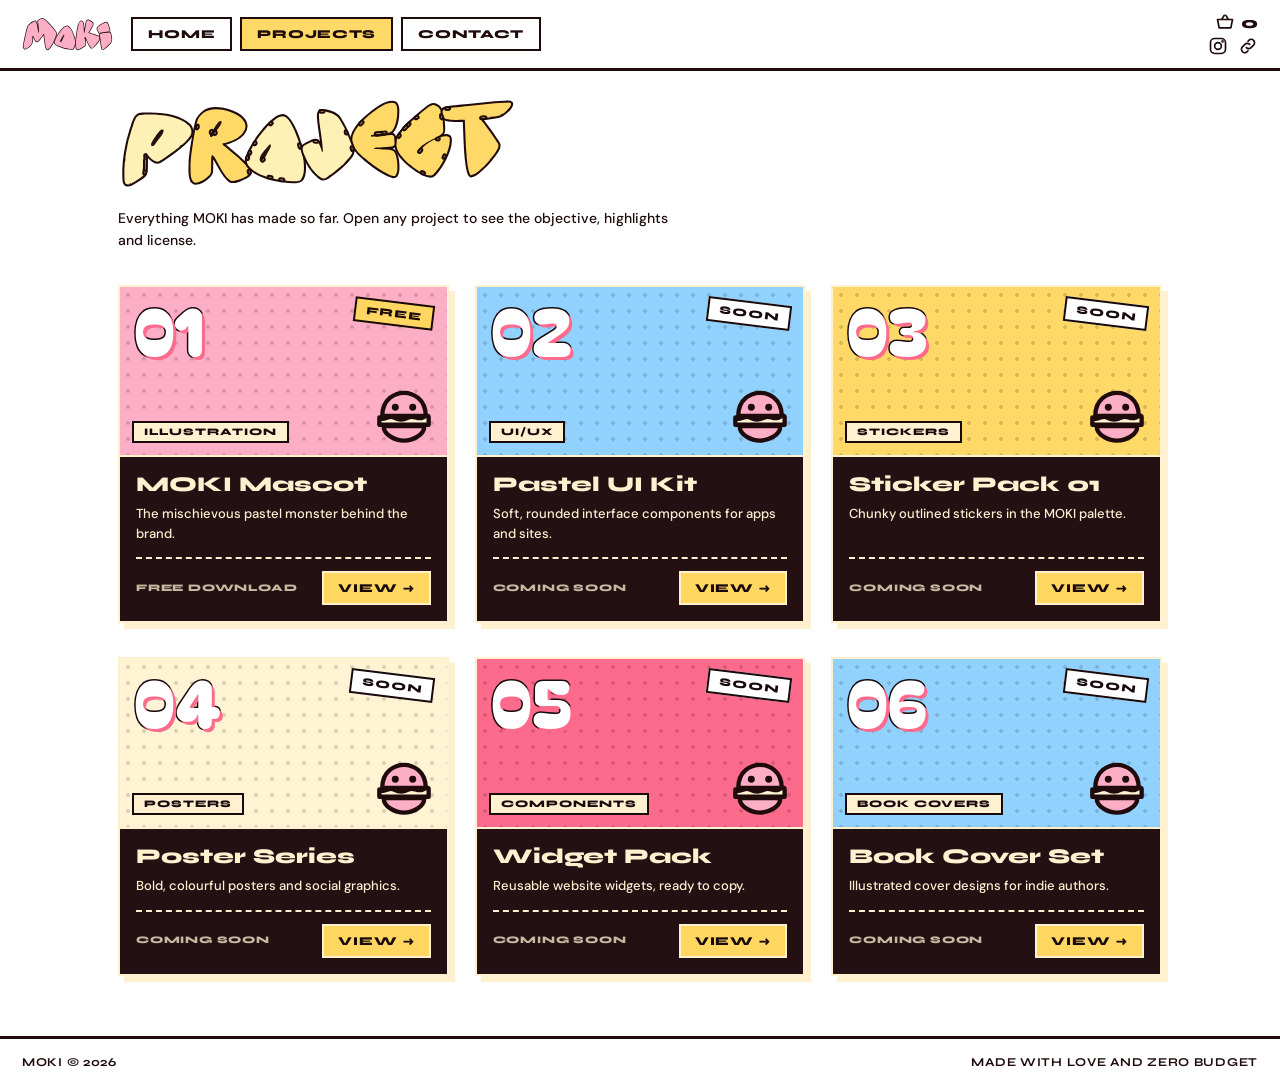
<file: projects.html>
<!DOCTYPE html>
<html lang="en">
<head>
<meta charset="utf-8">
<meta name="viewport" content="width=device-width, initial-scale=1, viewport-fit=cover">
<title>Projects — MOKI</title>
<meta name="description" content="Every MOKI project — website designs, UI kits, widgets, posters, stickers and book covers. Free to download with clear licenses.">
<meta name="theme-color" content="#FED967">
<link rel="icon" href="moki-favicon.svg" type="image/svg+xml">
<link rel="preconnect" href="https://fonts.googleapis.com">
<link href="https://fonts.googleapis.com/css2?family=Bagel+Fat+One&family=Syne:wght@600;800&family=DM+Sans:wght@400;500;700&display=swap" rel="stylesheet">
<link rel="stylesheet" href="style.css">
</head>
<body>
<h1 class="sr">Projects — MOKI</h1>
<header>
  <a class="logo" href="MOKI%20Website.html" aria-label="MOKI — home"><img src="moki-mark.svg" alt="MOKI" width="1044" height="388"></a>
  <nav id="nav" aria-label="Main">
    <a href="MOKI%20Website.html">Home</a>
    <a class="on" href="projects.html" aria-current="page">Projects</a>
    <a href="MOKI%20Website.html#contact">Contact</a>
  </nav>
  <div class="tools">
    <button class="cart" id="cartBtn" aria-label="Free downloads"><svg class="i" viewBox="0 0 24 24"><path d="M3 9h18l-2 10H5L3 9zM8 9l3-5M16 9l-3-5"/></svg><span id="cnt">0</span></button>
    <div class="soc"><a href="#" aria-label="Instagram"><svg class="i" viewBox="0 0 24 24"><rect x="3" y="3" width="18" height="18" rx="5"/><circle cx="12" cy="12" r="4"/><circle cx="17.5" cy="6.5" r=".6"/></svg></a><a href="#" aria-label="Link"><svg class="i" viewBox="0 0 24 24"><path d="M10 14a4 4 0 0 0 5.7 0l3-3a4 4 0 0 0-5.7-5.7l-1 1M14 10a4 4 0 0 0-5.7 0l-3 3a4 4 0 0 0 5.7 5.7l1-1"/></svg></a></div>
  </div>
</header>

<main>
<section class="view"><div class="pg">
  <div class="rv"><img class="ttl t-projects" src="title-projects.svg" alt="Projects" width="1726" height="369"></div>
  <p class="rv" style="max-width:560px;margin:0 0 6px">Everything MOKI has made so far. Open any project to see the objective, highlights and license.</p>
  <div class="cards" id="cards"></div>
</div></section>
</main>

<footer><span>MOKI © 2026</span><span>Made with love and zero budget</span></footer>

<script src="projects.js"></script>
<script>
var $=function(i){return document.getElementById(i)};
renderCards("cards",P);dlPaint();
document.documentElement.classList.add("js");
var rvs=[].slice.call(document.querySelectorAll(".rv,.pc"));
rvs.forEach(function(el,i){el.classList.add("rv");el.style.setProperty("--d",(i%4)*.09+"s")});
var io=new IntersectionObserver(function(es){es.forEach(function(e){if(e.isIntersecting){var el=e.target;el.classList.add("in");io.unobserve(el);setTimeout(function(){el.classList.remove("rv","in");el.style.removeProperty("--d")},1100)}})},{threshold:.12});
rvs.forEach(function(el){io.observe(el)});
</script>
</body>
</html>
</file>
<file: style.css>
:root{--ink:#1F0B0B;--bg:#fff;--fg:#1F0B0B;--card:#fff;--line:#1F0B0B;--yellow:#FED967;--pink:#FDAEC7;--hot:#FC6B8B;--blue:#91D1FD;--cream:#FEF3D3;
box-sizing:border-box;padding-top:env(safe-area-inset-top,0px);padding-bottom:env(safe-area-inset-bottom,0px)}
@media (prefers-color-scheme:dark){:root:not([data-theme="light"]){--bg:#1A0D0E;--fg:#FEF3D3;--card:#241214;--line:#FEF3D3}}
:root[data-theme="dark"]{--bg:#1A0D0E;--fg:#FEF3D3;--card:#241214;--line:#FEF3D3}
html{scroll-padding-top:env(safe-area-inset-top,0px);scroll-behavior:smooth}
*{box-sizing:border-box}
body{margin:0;background:var(--bg);color:var(--fg);font:500 14px/1.6 "DM Sans",system-ui,sans-serif}
button{font:inherit;color:inherit;cursor:pointer}
.sr{position:absolute;width:1px;height:1px;padding:0;margin:-1px;overflow:hidden;clip:rect(0 0 0 0);white-space:nowrap;border:0}

/* header */
header{position:sticky;top:env(safe-area-inset-top,0px);z-index:20;display:flex;flex-wrap:wrap;align-items:center;gap:12px 18px;padding:12px 22px;border-bottom:3px solid var(--line);background:var(--bg)}
.logo{display:block;transition:transform .15s}
.logo img{display:block;height:34px;width:auto}
.logo:hover{transform:rotate(-2deg) scale(1.04)}
nav{display:flex;flex-wrap:wrap;gap:8px}
nav a{text-decoration:none;color:var(--fg);font:800 12px/1 Syne,sans-serif;letter-spacing:.06em;text-transform:uppercase;padding:9px 15px;border:2px solid var(--line);background:var(--card);transition:transform .15s,box-shadow .15s,background .15s}
nav a:not(.on):hover{transform:translate(-2px,-2px);box-shadow:3px 3px 0 var(--line)}
nav a.on{background:var(--yellow);color:var(--ink)}
.tools{margin-left:auto;display:flex;flex-direction:column;align-items:flex-end;gap:4px}
.cart{display:flex;align-items:center;gap:6px;border:0;background:none;font:800 16px Syne,sans-serif;padding:0;transition:transform .15s}
.cart:hover{transform:translateY(-2px)}
.soc{display:flex;gap:10px}.soc a{color:var(--fg);display:flex;transition:transform .15s}
.soc a:hover{transform:translate(-2px,-2px)}
svg.i{width:20px;height:20px;fill:none;stroke:currentColor;stroke-width:2;stroke-linecap:round;stroke-linejoin:round}
:focus-visible{outline:3px solid var(--hot);outline-offset:2px}
#bar{position:absolute;left:0;bottom:-3px;height:3px;width:var(--p,0%);background:var(--hot)}

/* sections */
.view{display:block;scroll-margin-top:84px}
#home{display:grid;grid-template-columns:1fr 1fr;min-height:calc(100svh - 100px)}
.left{padding:44px 42px 56px;display:flex;flex-direction:column;justify-content:center}
.about{position:relative;border:2px solid var(--line);background:var(--card);padding:18px 24px 30px;max-width:520px;margin:0 auto}
.about p{margin:0 0 12px;font-size:13px}
.left .soc{max-width:520px;width:100%;margin:26px auto 0}
.right{position:relative;background:var(--blue);overflow:hidden;min-height:420px}
.right>img{position:absolute;inset:0;width:100%;height:100%;object-fit:cover;object-position:center 15%;transform:translateY(var(--py,0px)) scale(var(--ps,1));will-change:transform}
.pg{padding:36px 28px 60px;max-width:1100px;margin:0 auto;width:100%}
.pg.narrow{max-width:760px}

/* graffiti title images */
.ttl{display:block;height:auto;max-width:100%;margin:0 0 14px;transform:rotate(-2deg);transform-origin:left}
.ttl.ctr{transform-origin:center;margin-inline:auto}
.t-about{max-width:min(320px,100%)}
.t-projects{max-width:min(400px,100%)}
.t-contact{max-width:min(425px,100%)}

/* project card — dark retro, card-local palette (site tokens untouched) */
.cards{display:grid;grid-template-columns:repeat(auto-fill,minmax(290px,1fr));gap:34px 26px;margin-top:34px}
.pc{--cb-card:#241013;--cb-yellow:#FFD65F;--cb-pink:#FFB2CA;--cb-cream:#FFF0D0;--cb-ink:#17090C;--cb-hot:#FC6B8B;
 display:flex;flex-direction:column;background:var(--cb-card);
 border:2px solid var(--cb-cream);box-shadow:6px 6px 0 var(--cb-cream);
 cursor:pointer;transition:transform .18s,box-shadow .18s}
.pc:hover{transform:translate(-3px,-3px);box-shadow:9px 9px 0 var(--cb-cream)}
.pt{position:relative;height:170px;overflow:hidden;background-color:var(--c);
 background-image:radial-gradient(rgba(31,11,11,.16) 1.6px,transparent 1.7px);background-size:16px 16px;
 border-bottom:2px solid var(--cb-cream)}
.pn{position:absolute;left:14px;top:8px;font:400 66px/1 "Bagel Fat One",cursive;color:#fff;
 -webkit-text-stroke:3px var(--cb-ink);paint-order:stroke fill;text-shadow:3px 3px 0 var(--cb-hot)}
.stk{position:absolute;right:12px;top:14px;transform:rotate(7deg);background:var(--cb-yellow);color:var(--cb-ink);
 border:2px solid var(--cb-ink);padding:5px 10px;font:800 11px/1 Syne,sans-serif;letter-spacing:.1em;
 text-transform:uppercase;transition:transform .2s}
.pc:hover .stk{transform:rotate(-4deg) scale(1.08)}
.stk.soon{background:#fff}
.cat{position:absolute;left:12px;bottom:12px;background:var(--cb-cream);color:var(--cb-ink);
 border:2px solid var(--cb-ink);padding:4px 10px;font:800 10px/1 Syne,sans-serif;letter-spacing:.1em;
 text-transform:uppercase}
.pt .mi{position:absolute;right:14px;bottom:10px;width:58px;height:58px;animation:pcb 2.4s ease-in-out infinite}
@keyframes pcb{50%{transform:translateY(-6px) rotate(-4deg)}}
.pb{padding:16px;display:flex;flex-direction:column;gap:8px;flex:1;color:var(--cb-cream)}
.pb h3{margin:0;font:800 21px/1.1 Syne,sans-serif}
.pb p{margin:0;font-size:13px;line-height:1.5;flex:1}
.pf{display:flex;align-items:center;justify-content:space-between;gap:10px;margin-top:6px;
 padding-top:12px;border-top:2px dashed var(--cb-cream)}
.lic2{min-width:0;font:800 10px/1.3 Syne,sans-serif;letter-spacing:.08em;text-transform:uppercase;opacity:.75}
.go{flex:none;white-space:nowrap;font:800 12px/1 Syne,sans-serif;letter-spacing:.08em;text-transform:uppercase;
 padding:9px 14px;border:2px solid var(--cb-cream);background:var(--cb-yellow);color:var(--cb-ink);
 transition:background .15s,transform .15s}
.pc:hover .go{background:var(--cb-pink);transform:translateX(2px)}
@media (prefers-reduced-motion:reduce){.pt .mi{animation:none}}

.chip{align-self:flex-start;display:inline-flex;align-items:center;gap:6px;font:800 9px Syne,sans-serif;letter-spacing:.1em;text-transform:uppercase;border:2px solid var(--line);padding:3px 8px;background:var(--cream);color:var(--ink);max-width:100%}
.dot{width:7px;height:7px;border-radius:50%;background:var(--ink);flex:none}
.more{display:flex;justify-content:center;margin-top:30px}

.btn{font:800 12px Syne,sans-serif;letter-spacing:.06em;text-transform:uppercase;padding:9px 14px;border:2px solid var(--line);background:var(--yellow);color:var(--ink);text-decoration:none;display:inline-block;transition:transform .15s,box-shadow .15s,background .15s}
.btn:hover{background:var(--pink);transform:translate(-2px,-2px);box-shadow:3px 3px 0 var(--line)}
.mail{position:absolute;right:18px;bottom:-20px;transform:rotate(-5deg);font:800 14px Syne,sans-serif;letter-spacing:.06em;text-transform:uppercase;padding:6px 14px;border:2px solid var(--line);background:var(--pink);color:var(--ink);text-decoration:none;transition:transform .15s}
.mail:hover{transform:rotate(2deg) scale(1.06)}

/* project detail */
.dhead{display:flex;align-items:center;gap:12px;flex-wrap:wrap;margin:22px 0 4px}
.dhead h2{margin:0;font:800 clamp(26px,4vw,40px)/1.1 Syne,sans-serif;color:var(--fg)}
.dlede{font-size:14.5px;margin:0 0 6px}
.dsec{margin:24px 0 0}
.dsec dt{font:800 10px Syne,sans-serif;letter-spacing:.1em;text-transform:uppercase;color:var(--fg);margin:0 0 5px}
.dsec dd{margin:0 0 18px;font-size:13.5px}
.dnav{display:flex;gap:10px;justify-content:space-between;align-items:center;flex-wrap:wrap;margin-top:34px;padding-top:20px;border-top:2px solid var(--line)}
.dnav a{font:800 12px Syne,sans-serif;letter-spacing:.06em;text-transform:uppercase;color:var(--fg);text-decoration:none;border:2px solid var(--line);background:var(--card);padding:9px 14px;transition:transform .15s,box-shadow .15s,background .15s}
.dnav a:hover{transform:translate(-2px,-2px);box-shadow:3px 3px 0 var(--line);background:var(--yellow)}

/* contact */
#contact .pg{text-align:center;padding:70px 28px 90px}
.cform{max-width:440px;margin:26px auto 0;text-align:left}
.cform label{display:block;font:800 10px Syne,sans-serif;letter-spacing:.1em;text-transform:uppercase;margin:0 0 6px;color:var(--fg)}
.cform input,.cform textarea{width:100%;font:500 14px "DM Sans",sans-serif;color:var(--fg);background:var(--card);border:2px solid var(--line);padding:10px 12px;margin:0 0 15px}
.cform textarea{min-height:112px;resize:vertical}
.csoc{display:flex;gap:12px;justify-content:center;flex-wrap:wrap;margin:30px 0 0}
.csoc a{display:flex;align-items:center;gap:9px;border:2px solid var(--line);background:var(--card);padding:11px 18px;font:800 12px Syne,sans-serif;letter-spacing:.08em;text-transform:uppercase;color:var(--fg);text-decoration:none;transition:transform .15s,box-shadow .15s,background .15s}
.csoc a:hover{transform:translate(-2px,-2px);box-shadow:4px 4px 0 var(--line);background:var(--yellow)}

/* scroll fx */
.js .rv{opacity:0;transform:translateY(46px) scale(.97);transition:opacity .7s ease,transform .8s cubic-bezier(.2,.9,.25,1.15);transition-delay:var(--d,0s)}
.js .rv.in{opacity:1;transform:none}
.marq{border-top:3px solid var(--line);border-bottom:3px solid var(--line);background:var(--yellow);color:var(--ink);overflow:hidden;white-space:nowrap;font:400 34px/1 "Bagel Fat One",cursive;padding:14px 0}
.mt{display:inline-block;will-change:transform}

/* dialog */
dialog{border:2px solid var(--line);background:var(--card);color:var(--fg);max-width:480px;width:calc(100% - 32px);padding:24px;box-shadow:8px 8px 0 var(--hot)}
dialog::backdrop{background:rgba(31,11,11,.5)}
dialog h3{font:400 38px/1 "Bagel Fat One",cursive;margin:0 0 6px}
dialog dl{margin:14px 0;font-size:13px}dialog dt{font:800 11px Syne,sans-serif;text-transform:uppercase;letter-spacing:.08em;margin-top:8px}dialog dd{margin:0}
.row{display:flex;gap:10px;margin-top:16px}
footer{border-top:3px solid var(--line);padding:16px 22px;font:700 12px Syne,sans-serif;letter-spacing:.06em;text-transform:uppercase;display:flex;justify-content:space-between;gap:10px;flex-wrap:wrap}

@media (max-width:820px){
  #home{grid-template-columns:1fr}
  .left{padding:32px 18px 48px}
  .right{min-height:380px;order:-1}
  .logo img{height:28px}
  .tools{margin-left:auto;flex-direction:row;align-items:center;gap:14px}
  nav{order:2;width:100%;display:grid;grid-template-columns:1fr 1fr;gap:5px}
  nav a{padding:10px 4px;font-size:11px;letter-spacing:.03em;text-align:center}
  .view{scroll-margin-top:156px}
  .cards{grid-template-columns:repeat(auto-fill,minmax(300px,1fr));gap:28px 18px}
}
/* no container queries needed: every .pt child is absolutely anchored, .pf is flex with a
   min-width:0 label, so the card has no width-sensitive text that can clip */
@media (hover:none){.logo:hover,.cart:hover,.soc a:hover,.btn:hover,.csoc a:hover,.dnav a:hover,.mail:hover,nav a:not(.on):hover,.pc:hover,.pc:hover .stk,.pc:hover .go{transform:none;box-shadow:none}.go:hover{background:var(--cb-yellow)}}
@media (prefers-reduced-motion:reduce){
  *{transition:none!important}
  .js .rv{opacity:1!important;transform:none!important}
  html{scroll-behavior:auto}
  .right>img{transform:none}
}
</file>
